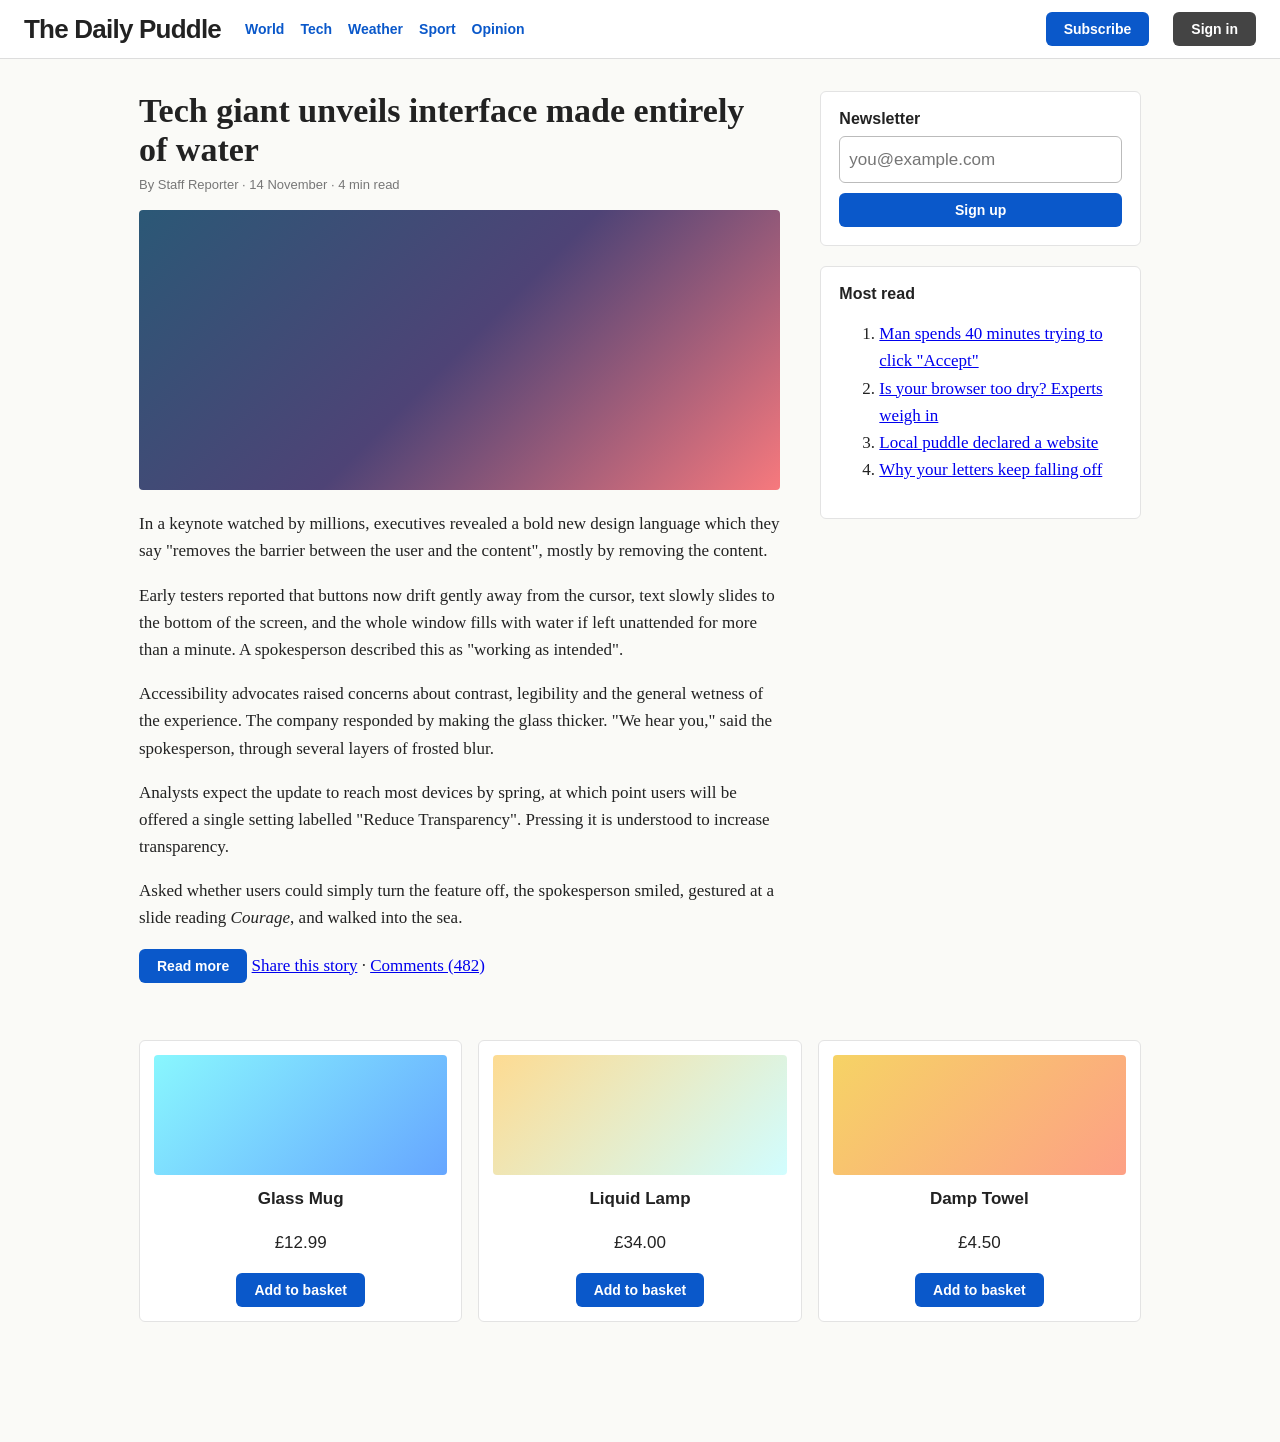
<file: LiquidLife/demo/index.html>
<!doctype html>
<html lang="en">
<head>
  <meta charset="utf-8">
  <meta name="viewport" content="width=device-width, initial-scale=1">
  <title>The Daily Puddle: offline demo page</title>
  <style>
    * { box-sizing: border-box; }
    body { margin: 0; font: 17px/1.6 Georgia, serif; color: #222; background: #fafaf7; }
    header { position: sticky; top: 0; background: #fff; border-bottom: 1px solid #ddd; padding: 12px 24px; display: flex; align-items: center; gap: 24px; z-index: 5; }
    header h1 { font: 800 26px/1 "Helvetica Neue", Arial, sans-serif; margin: 0; letter-spacing: -.03em; }
    nav { display: flex; gap: 16px; font: 600 14px Arial, sans-serif; }
    nav a { color: #0a58ca; text-decoration: none; }
    .btn { padding: 9px 18px; border: 0; border-radius: 6px; background: #0a58ca; color: #fff; font: 600 14px Arial, sans-serif; cursor: pointer; }
    main { max-width: 1050px; margin: 0 auto; padding: 32px 24px 120px; display: grid; grid-template-columns: 2fr 1fr; gap: 40px; }
    article h2 { font-size: 34px; line-height: 1.15; margin: 0 0 8px; }
    .meta { font: 13px Arial, sans-serif; color: #777; margin-bottom: 18px; }
    .hero { height: 280px; border-radius: 4px; margin-bottom: 20px; background: linear-gradient(135deg, #2b5876, #4e4376 50%, #f7797d); }
    aside .card { background: #fff; border: 1px solid #e3e3e3; border-radius: 6px; padding: 18px; margin-bottom: 20px; }
    aside h3 { margin: 0 0 8px; font: 700 16px Arial, sans-serif; }
    .shop { display: grid; grid-template-columns: repeat(3, 1fr); gap: 16px; grid-column: 1 / -1; }
    .product { background: #fff; border: 1px solid #e3e3e3; border-radius: 6px; padding: 14px; text-align: center; font-family: Arial, sans-serif; }
    .product .img { height: 120px; border-radius: 4px; margin-bottom: 10px; }
    form { display: grid; gap: 10px; font-family: Arial, sans-serif; }
    input[type=email] { padding: 9px; border: 1px solid #bbb; border-radius: 6px; font: inherit; }
  </style>
</head>
<body>
  <header>
    <h1>The Daily Puddle</h1>
    <nav><a href="#">World</a><a href="#">Tech</a><a href="#">Weather</a><a href="#">Sport</a><a href="#">Opinion</a></nav>
    <span style="flex:1"></span>
    <button class="btn">Subscribe</button>
    <button class="btn" style="background:#444">Sign in</button>
  </header>

  <main>
    <article>
      <h2>Tech giant unveils interface made entirely of water</h2>
      <div class="meta">By Staff Reporter · 14 November · 4 min read</div>
      <div class="hero"></div>
      <p>In a keynote watched by millions, executives revealed a bold new design language which they say "removes the barrier between the user and the content", mostly by removing the content.</p>
      <p>Early testers reported that buttons now drift gently away from the cursor, text slowly slides to the bottom of the screen, and the whole window fills with water if left unattended for more than a minute. A spokesperson described this as "working as intended".</p>
      <p>Accessibility advocates raised concerns about contrast, legibility and the general wetness of the experience. The company responded by making the glass thicker. "We hear you," said the spokesperson, through several layers of frosted blur.</p>
      <p>Analysts expect the update to reach most devices by spring, at which point users will be offered a single setting labelled "Reduce Transparency". Pressing it is understood to increase transparency.</p>
      <p>Asked whether users could simply turn the feature off, the spokesperson smiled, gestured at a slide reading <em>Courage</em>, and walked into the sea.</p>
      <p><button class="btn">Read more</button> <a href="#">Share this story</a> · <a href="#">Comments (482)</a></p>
    </article>

    <aside>
      <div class="card">
        <h3>Newsletter</h3>
        <form onsubmit="return false">
          <input type="email" placeholder="you@example.com">
          <button class="btn">Sign up</button>
        </form>
      </div>
      <div class="card">
        <h3>Most read</h3>
        <ol>
          <li><a href="#">Man spends 40 minutes trying to click "Accept"</a></li>
          <li><a href="#">Is your browser too dry? Experts weigh in</a></li>
          <li><a href="#">Local puddle declared a website</a></li>
          <li><a href="#">Why your letters keep falling off</a></li>
        </ol>
      </div>
    </aside>

    <section class="shop">
      <div class="product"><div class="img" style="background:linear-gradient(135deg,#89f7fe,#66a6ff)"></div><b>Glass Mug</b><p>£12.99</p><button class="btn">Add to basket</button></div>
      <div class="product"><div class="img" style="background:linear-gradient(135deg,#fddb92,#d1fdff)"></div><b>Liquid Lamp</b><p>£34.00</p><button class="btn">Add to basket</button></div>
      <div class="product"><div class="img" style="background:linear-gradient(135deg,#f6d365,#fda085)"></div><b>Damp Towel</b><p>£4.50</p><button class="btn">Add to basket</button></div>
    </section>
  </main>
</body>
</html>
</file>
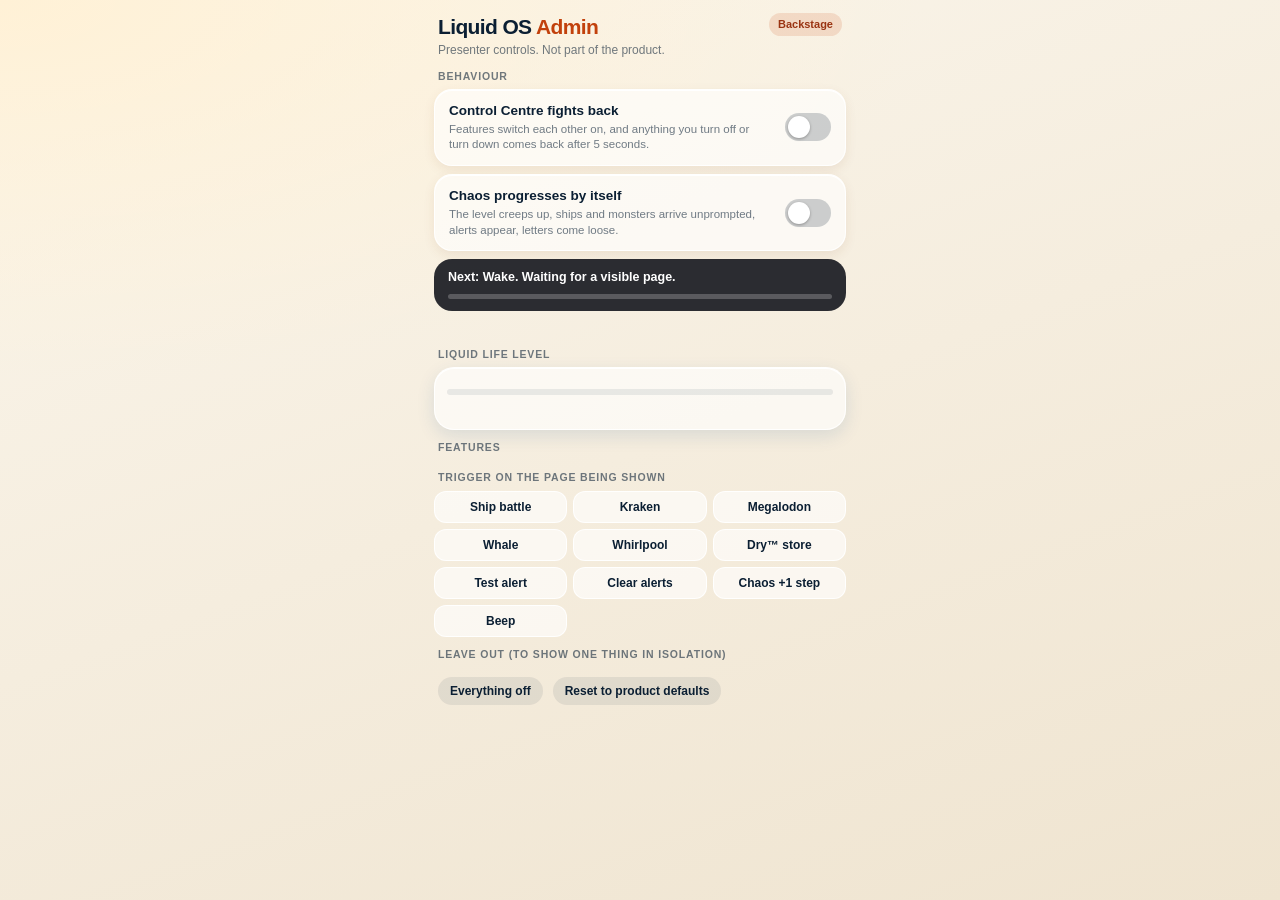
<file: LiquidOS/admin/admin.html>
<!doctype html>
<html lang="en">
<head>
  <meta charset="utf-8">
  <title>Liquid OS Admin</title>
  <link rel="stylesheet" href="../popup/popup.css">
  <link rel="stylesheet" href="admin.css">
</head>
<body class="admin">
  <header>
    <div>
      <h1>Liquid OS <span>Admin</span></h1>
      <p>Presenter controls. Not part of the product.</p>
    </div>
    <div class="badge warn">Backstage</div>
  </header>

  <div class="eyebrow pad">Behaviour</div>
  <section class="switches">
    <label class="switch-row">
      <span>
        <b>Control Centre fights back</b>
        <small>Features switch each other on, and anything you turn off or turn down comes back after 5 seconds.</small>
      </span>
      <input type="checkbox" id="fightBack">
    </label>
    <label class="switch-row">
      <span>
        <b>Chaos progresses by itself</b>
        <small>The level creeps up, ships and monsters arrive unprompted, alerts appear, letters come loose.</small>
      </span>
      <input type="checkbox" id="autoChaos">
    </label>
    <div class="chaos" id="chaosBox">
      <div class="chaos-line"><span id="chaosText"></span><span id="chaosSpeed" class="chips tight"></span></div>
      <div class="chaos-track"><div id="chaosBar"></div></div>
    </div>
    <p class="note" id="modeNote"></p>
  </section>

  <div class="eyebrow pad">Liquid Life level</div>
  <section class="card slim">
    <div class="segments" id="stages" role="radiogroup" aria-label="Liquid Life level"></div>
    <div class="hint" id="stageHint"></div>
  </section>

  <div class="eyebrow pad">Features</div>
  <section class="tiles" id="tiles"></section>

  <div class="eyebrow pad">Trigger on the page being shown</div>
  <section class="actions" id="actions"></section>

  <div class="eyebrow pad">Leave out (to show one thing in isolation)</div>
  <section class="chips" id="mutes"></section>

  <footer>
    <button id="allOff">Everything off</button>
    <button id="reset">Reset to product defaults</button>
  </footer>

  <script src="admin.js"></script>
</body>
</html>
</file>
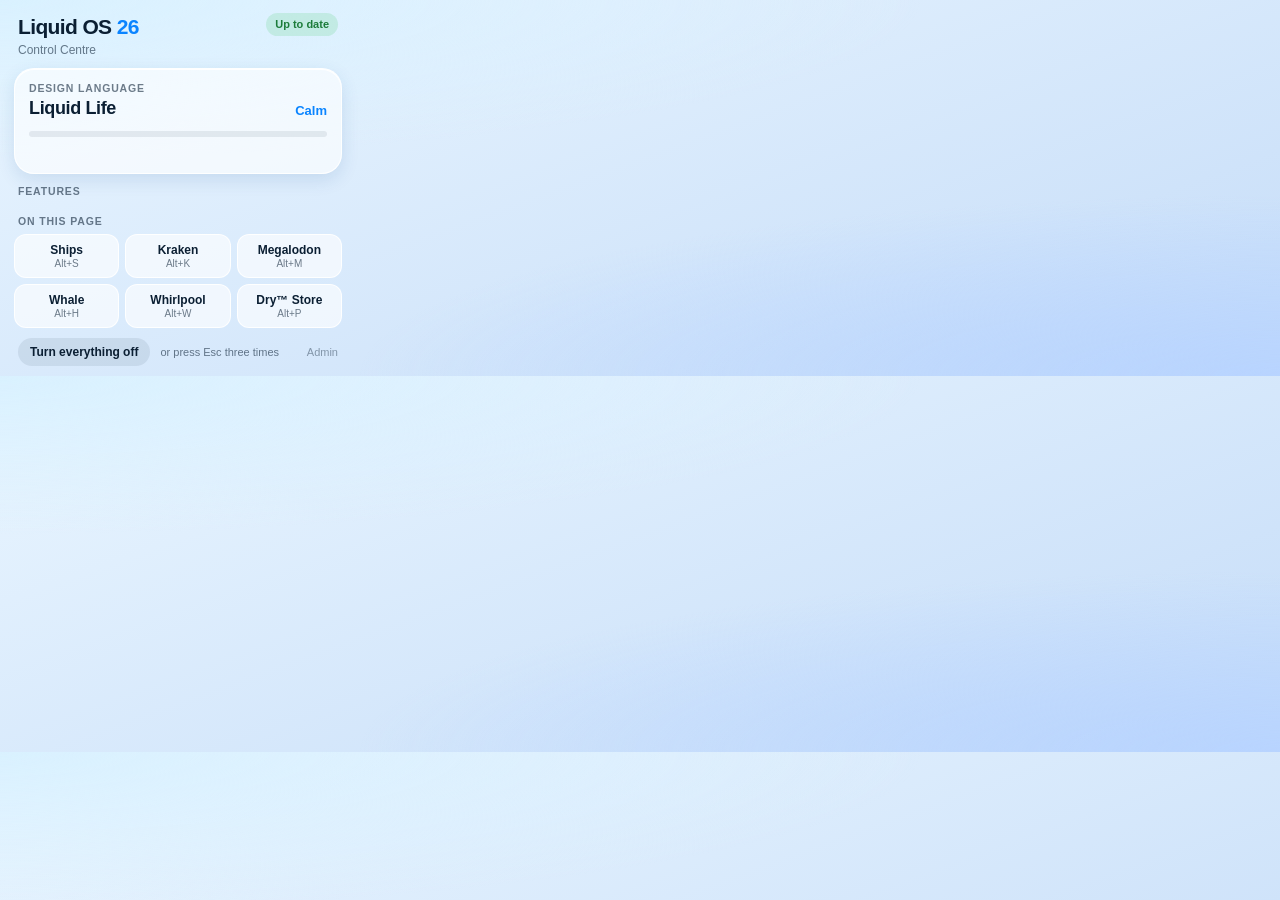
<file: LiquidOS/popup/popup.html>
<!doctype html>
<html lang="en">
<head>
  <meta charset="utf-8">
  <title>Liquid OS Control Centre</title>
  <link rel="stylesheet" href="popup.css">
</head>
<body>
  <header>
    <div>
      <h1>Liquid OS <span>26</span></h1>
      <p>Control Centre</p>
    </div>
    <div class="badge">Up to date</div>
  </header>

  <section class="card hero">
    <div class="row">
      <div>
        <div class="eyebrow">Design language</div>
        <div class="title">Liquid Life</div>
      </div>
      <div class="state" id="stageName">Calm</div>
    </div>
    <div class="segments" id="stages" role="radiogroup" aria-label="Liquid Life level"></div>
    <div class="hint" id="stageHint"></div>
  </section>

  <div class="eyebrow pad">Features</div>
  <section class="tiles" id="tiles"></section>

  <div class="eyebrow pad">On this page</div>
  <section class="actions" id="actions"></section>

  <footer>
    <button id="allOff">Turn everything off</button>
    <span>or press Esc three times</span>
    <a href="#" id="admin" title="Presenter controls">Admin</a>
  </footer>

  <script src="popup.js"></script>
</body>
</html>
</file>
<file: LiquidOS/popup/popup.css>
:root {
  --ink: #0b1f33;
  --muted: rgba(11, 31, 51, .58);
  --glass: rgba(255, 255, 255, .62);
  --glass-strong: rgba(255, 255, 255, .86);
  --edge: rgba(255, 255, 255, .9);
  --blue: #0a84ff;
  --font: -apple-system, BlinkMacSystemFont, "SF Pro Text", "Segoe UI", Roboto, sans-serif;
}

* { box-sizing: border-box; }

body {
  margin: 0; width: 356px; padding: 13px 14px 10px;
  font: 500 13px/1.35 var(--font); color: var(--ink);
  background:
    radial-gradient(120% 70% at 0% 0%, #d9f1ff 0, transparent 60%),
    radial-gradient(120% 80% at 100% 100%, #b8d4ff 0, transparent 60%),
    linear-gradient(160deg, #eaf6ff, #c5dcf8);
}

header { display: flex; justify-content: space-between; align-items: flex-start; margin: 0 4px 9px; }
h1 { margin: 0; font-size: 21px; font-weight: 800; letter-spacing: -.03em; }
h1 span { color: var(--blue); }
header p { margin: 1px 0 0; color: var(--muted); font-size: 12px; }
.badge {
  font-size: 11px; font-weight: 600; padding: 4px 9px; border-radius: 999px;
  background: rgba(52, 199, 89, .16); color: #1c7c3a;
}

.eyebrow { font-size: 10.5px; font-weight: 700; letter-spacing: .08em; text-transform: uppercase; color: var(--muted); }
.eyebrow.pad { margin: 10px 4px 6px; }

.card {
  background: var(--glass); border: 1px solid var(--edge); border-radius: 20px; padding: 12px 14px;
  box-shadow: inset 0 1px 0 #fff, 0 6px 18px rgba(20, 70, 140, .12);
}
.row { display: flex; justify-content: space-between; align-items: flex-end; }
.title { font-size: 18px; font-weight: 700; letter-spacing: -.02em; margin-top: 1px; }
.state { font-size: 13px; font-weight: 700; color: var(--blue); }
.hint { margin-top: 8px; font-size: 11.5px; color: var(--muted); min-height: 16px; }

.segments {
  display: grid; grid-template-columns: repeat(6, 1fr); gap: 3px; margin-top: 11px; padding: 3px;
  background: rgba(11, 31, 51, .08); border-radius: 12px;
}
.segments button {
  all: unset; text-align: center; padding: 7px 0; border-radius: 9px; cursor: pointer;
  font: 700 12px var(--font); color: var(--muted);
}
.segments button:hover { background: rgba(255, 255, 255, .5); }
.segments button.on { background: #fff; color: var(--blue); box-shadow: 0 1px 4px rgba(11, 31, 51, .18); }
.segments button:focus-visible, .tile:focus-visible, .actions button:focus-visible, footer button:focus-visible {
  outline: 2px solid var(--blue); outline-offset: 2px;
}

.tiles { display: grid; grid-template-columns: 1fr 1fr; gap: 8px; }
.tile {
  all: unset; box-sizing: border-box; cursor: pointer; display: flex; gap: 10px; align-items: center;
  padding: 8px 11px; border-radius: 18px; background: var(--glass); border: 1px solid var(--edge);
  box-shadow: inset 0 1px 0 #fff, 0 4px 12px rgba(20, 70, 140, .09);
  transition: background .15s, color .15s;
}
.tile:hover { background: var(--glass-strong); }
.tile .icon {
  flex: none; width: 34px; height: 34px; border-radius: 50%; display: grid; place-items: center;
  background: rgba(11, 31, 51, .1); color: var(--ink); transition: background .15s, color .15s;
}
.tile .icon svg { width: 18px; height: 18px; }
.tile .name { font-weight: 700; font-size: 12px; line-height: 1.2; white-space: nowrap; }
.tile .sub { font-size: 11px; color: var(--muted); margin-top: 1px; }
.tile.on { background: var(--glass-strong); }
.tile.on .icon { background: var(--blue); color: #fff; }
.tile.on .sub { color: var(--blue); font-weight: 600; }

.actions { display: grid; grid-template-columns: repeat(3, 1fr); gap: 6px; }
.actions button {
  all: unset; box-sizing: border-box; text-align: center; cursor: pointer; padding: 8px 4px; border-radius: 12px;
  background: var(--glass); border: 1px solid var(--edge); font: 600 12px var(--font);
}
.actions button:hover { background: var(--glass-strong); }
.actions button small { display: block; font-weight: 500; font-size: 10px; color: var(--muted); margin-top: 1px; }

footer { display: flex; align-items: center; gap: 10px; margin: 10px 4px 0; font-size: 11px; color: var(--muted); }
footer button {
  all: unset; cursor: pointer; padding: 7px 12px; border-radius: 999px; font: 600 12px var(--font);
  background: rgba(11, 31, 51, .08); color: var(--ink);
}
footer button:hover { background: rgba(11, 31, 51, .14); }

footer a { margin-left: auto; color: var(--muted); font-size: 11px; text-decoration: none; opacity: .7; }
footer a:hover { opacity: 1; text-decoration: underline; }
</file>
<file: LiquidOS/admin/admin.css>
/* Admin panel: the Control Centre's styles, plus switches and chips. Deliberately
   a different colour so nobody mistakes it for the product on stage. */
body.admin {
  width: auto; max-width: 440px; margin: 0 auto; min-height: 100vh;
  background:
    radial-gradient(120% 70% at 0% 0%, #fff1d6 0, transparent 60%),
    linear-gradient(160deg, #fbf6ec, #efe4d0);
}
body.admin h1 span { color: #c2410c; }
.badge.warn { background: rgba(194, 65, 12, .14); color: #9a3412; }

.switches { display: grid; gap: 8px; }
.switch-row {
  display: flex; align-items: center; justify-content: space-between; gap: 14px; cursor: pointer;
  padding: 12px 14px; border-radius: 18px; background: var(--glass); border: 1px solid var(--edge);
  box-shadow: inset 0 1px 0 #fff, 0 4px 12px rgba(120, 70, 20, .09);
}
.switch-row b { display: block; font-size: 13.5px; }
.switch-row small { display: block; margin-top: 2px; font-size: 11.5px; line-height: 1.35; color: var(--muted); }

/* an iOS-style switch built from a checkbox */
.switch-row input {
  appearance: none; flex: none; width: 46px; height: 28px; border-radius: 999px; margin: 0; cursor: pointer;
  background: rgba(11, 31, 51, .2); position: relative; transition: background .15s;
}
.switch-row input::after {
  content: ""; position: absolute; top: 3px; left: 3px; width: 22px; height: 22px; border-radius: 50%;
  background: #fff; box-shadow: 0 1px 3px rgba(0, 0, 0, .3); transition: transform .15s;
}
.switch-row input:checked { background: #ea580c; }
.switch-row input:checked::after { transform: translateX(18px); }
.switch-row input:focus-visible { outline: 2px solid var(--blue); outline-offset: 2px; }

.chaos { padding: 10px 14px 12px; border-radius: 18px; background: rgba(22, 24, 30, .9); color: #fff; }
.chaos-line { display: flex; align-items: center; justify-content: space-between; gap: 10px; font-size: 12.5px; font-weight: 600; }
.chaos-track { height: 5px; border-radius: 3px; background: rgba(255, 255, 255, .22); margin-top: 8px; overflow: hidden; }
#chaosBar { height: 100%; width: 0; background: #ea580c; border-radius: 3px; }
.chips.tight { gap: 4px; flex-wrap: nowrap; }
.chips.tight button { padding: 3px 8px; font-size: 11px; background: rgba(255, 255, 255, .14); border-color: transparent; color: #fff; }
.chips.tight button.on { background: #ea580c; }

.note { margin: 2px 4px 0; font-size: 11.5px; color: var(--muted); min-height: 16px; }
.card.slim { padding: 10px 12px; }

.chips { display: flex; flex-wrap: wrap; gap: 6px; }
.chips button {
  all: unset; cursor: pointer; padding: 6px 11px; border-radius: 999px; font: 600 12px var(--font);
  background: var(--glass); border: 1px solid var(--edge);
}
.chips button.off { background: rgba(11, 31, 51, .78); color: #fff; border-color: transparent; text-decoration: line-through; }
.chips button:focus-visible { outline: 2px solid var(--blue); outline-offset: 2px; }

body.admin footer { flex-wrap: wrap; padding-bottom: 14px; }
</file>
